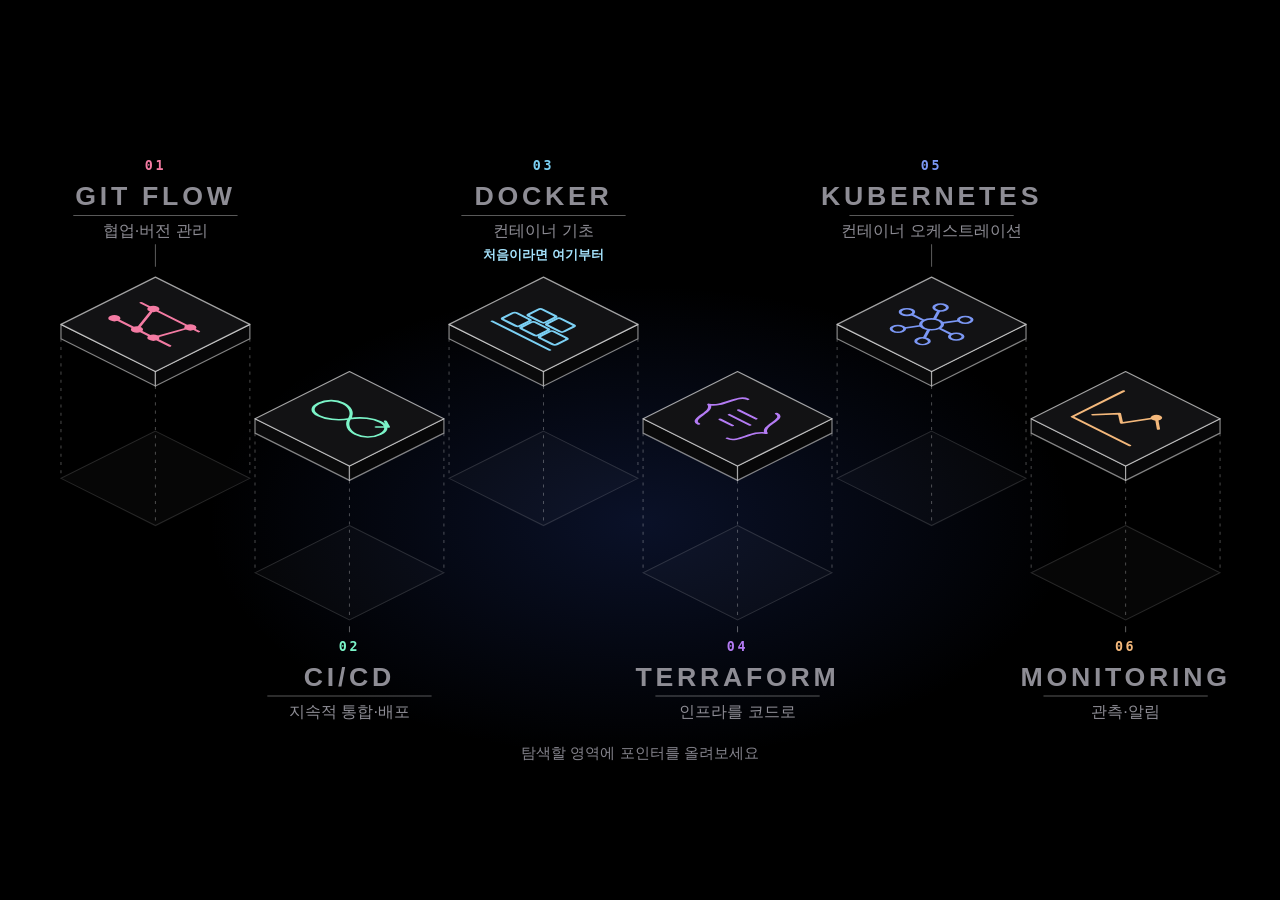
<file: index.html>
<!DOCTYPE html>
<html lang="ko">
<head>
  <meta charset="UTF-8">
  <meta name="viewport" content="width=device-width, initial-scale=1">
  <meta name="color-scheme" content="dark">
  <title>인프라 학습 지도</title>
  <style>
    /* 메인 화면(전체 지도) — 외부 글꼴·CDN 없이 이 파일 하나로 동작합니다. */
    :root {
      --h: 226;
      --lav: hsl(var(--h) 95% 85%);
      --text: #ecebf1; --muted: #84838c; --soft: #c9c7d3;
      --line: rgba(255, 255, 255, .1); --line-2: rgba(255, 255, 255, .18);
      --ease: cubic-bezier(0.22, 1, 0.36, 1);
      --mono: ui-monospace, SFMono-Regular, Menlo, Consolas, monospace;
      color-scheme: dark;
    }
    * { box-sizing: border-box; }
    html, body { margin: 0; }
    body {
      min-height: 100vh; background: #000; color: var(--text); overflow-x: hidden;
      font: 15px/1.6 -apple-system, BlinkMacSystemFont, "Apple SD Gothic Neo", "Malgun Gothic", "Noto Sans KR", "Segoe UI", Roboto, sans-serif;
      -webkit-font-smoothing: antialiased;
      word-break: keep-all; overflow-wrap: break-word;
    }
    [hidden] { display: none !important; }
    :focus-visible { outline: 2px solid #fff; outline-offset: 3px; }
    .glow { position: fixed; left: 50%; top: 58%; width: 90vw; height: 70vh; transform: translate(-50%, -50%); pointer-events: none; background: radial-gradient(closest-side, hsl(var(--h) 60% 45% / .22), transparent 75%); transition: background .6s var(--ease); animation: breathe 9s var(--ease) infinite alternate; }
    @keyframes breathe { from { opacity: .6; } to { opacity: 1; } }
    /* 넓은 화면: 지도 폭을 창 높이에 맞춰 키운다(지도 비율 1200:640 = 1.875, 위아래 여백·안내 줄 약 190px) */
    .wrap { position: relative; max-width: max(1280px, min(1760px, 94vw, calc((100vh - 190px) * 1.875))); margin: 0 auto; padding: 32px 24px 48px; }
    .sr-only { position: absolute; width: 1px; height: 1px; padding: 0; margin: -1px; overflow: hidden; clip: rect(0 0 0 0); white-space: nowrap; border: 0; }

    /* 입체 지도: 01 → 06 을 왼쪽에서 오른쪽으로(좁은 화면은 위에서 아래로) */
    .map { position: relative; margin-top: 48px; }
    .map:focus { outline: none; }
    .map svg { display: block; width: 100%; height: auto; overflow: visible; }
    .ft, .fa, .fb { stroke-width: 1.2; stroke-linejoin: round; transition: fill .3s, stroke .3s; }
    .ft { fill: #121214; stroke: rgba(255, 255, 255, .62); }
    .fa { fill: #0a0a0b; stroke: rgba(255, 255, 255, .5); }
    .fb { fill: #070708; stroke: rgba(255, 255, 255, .5); }
    .shadow { fill: rgba(255, 255, 255, .025); stroke: rgba(255, 255, 255, .14); stroke-width: 1; }
    .drop { stroke: rgba(255, 255, 255, .28); stroke-width: 1; stroke-dasharray: 3 5; }
    .sym { fill: none; stroke: hsl(var(--h) 85% 72%); stroke-width: 2.2; stroke-linecap: round; stroke-linejoin: round; transition: stroke .3s; }
    .sym .dotf { fill: hsl(var(--h) 85% 72%); stroke: none; }
    .tile { cursor: pointer; outline: none; }
    .tile .lift { transition: transform .45s var(--ease), filter .45s var(--ease); }
    .tile.is-on .lift { transform: translateY(-12px); filter: drop-shadow(0 0 16px hsl(var(--h) 90% 65% / .55)); }
    .tile.is-on .ft { fill: hsl(var(--h) 40% 15%); stroke: hsl(var(--h) 95% 88%); }
    .tile.is-on .sym { stroke: hsl(var(--h) 95% 86%); }
    .tile:focus-visible .ft { stroke: #fff; stroke-width: 2.4; }
    .map.has-on .tile:not(.is-on) { opacity: .4; }
    .tile { transition: opacity .35s; }
    .lbl-en { fill: #8e8d95; font: 800 26px/1 -apple-system, BlinkMacSystemFont, "Segoe UI", Roboto, sans-serif; letter-spacing: .14em; transition: fill .3s; }
    .lbl-ko { fill: #8e8d95; font-size: 16px; transition: fill .3s; }
    .lbl-no { fill: hsl(var(--h) 85% 72%); font: 700 13px var(--mono); letter-spacing: .2em; }
    .lbl-start { fill: hsl(var(--h) 95% 82%); font-size: 13px; font-weight: 600; }
    .lbl-line { stroke: rgba(255, 255, 255, .35); stroke-width: 1; fill: none; }
    .tile.is-on .lbl-en { fill: #fff; }
    .tile.is-on .lbl-ko { fill: var(--soft); }
    .hint { margin: 4px 0 0; min-height: 1.6em; text-align: center; color: var(--muted); font-size: 15px; }
    .hint b { color: var(--text); font-weight: 600; }

    body { animation: pageIn .5s var(--ease) both; }
    @keyframes pageIn { from { opacity: 0; } }
    html.is-leaving body { opacity: 0; transition: opacity .3s ease .05s; }
    html.is-leaving .map svg { transform: scale(1.08); transition: transform .35s var(--ease); }
    html.is-leaving .tile.is-on .lift { transform: translateY(-28px); }
    @media (max-width: 720px) {
      .wrap { padding: 24px 16px 40px; }
      .hint { font-size: 14px; }
    }
    .skip-link { position: absolute; left: 12px; top: -60px; z-index: 100; padding: 8px 14px; background: var(--lav); color: #000; border-radius: 999px; font-weight: 700; text-decoration: none; }
    .skip-link:focus { top: 12px; }
    @media (prefers-reduced-motion: reduce) {
      *, *::before, *::after { animation-duration: .01ms !important; animation-delay: 0s !important; animation-iteration-count: 1 !important; transition-duration: .01ms !important; transition-delay: 0s !important; }
      .glow { animation: none !important; }
    }
  </style>
</head>
<body>
  <a class="skip-link" href="#map">학습 가이드 지도로 건너뛰기</a>
  <div class="glow" aria-hidden="true"></div>
  <div class="wrap">
    <main>
      <h1 class="sr-only">코드 한 줄이 서비스가 되기까지</h1>
      <nav class="map" id="map" tabindex="-1" aria-label="학습 가이드 지도">
        <svg id="map-svg" focusable="false"></svg>
      </nav>
      <p class="hint" id="hint" aria-hidden="true"></p>
    </main>
  </div>
  <script>
  (function () {
    'use strict';
    var NS = 'http://www.w3.org/2000/svg';
    var G = [
      { id: 'gitflow', en: 'GIT FLOW', eb: '협업·버전 관리', ti: 'Git Flow 한눈에 보기', href: 'git_flow_commit_guideline/index.html', h: 340 },
      { id: 'cicd', en: 'CI/CD', eb: '지속적 통합·배포', ti: 'CI/CD 한눈에 보기', href: 'ci_cd_guideline/index.html', h: 158 },
      { id: 'docker', en: 'DOCKER', eb: '컨테이너 기초', ti: 'Docker 한눈에 보기', href: 'docker_guideline/index.html', h: 198, start: true },
      { id: 'terraform', en: 'TERRAFORM', eb: '인프라를 코드로', ti: 'Terraform 한눈에 보기', href: 'terraform_guideline/index.html', h: 268 },
      { id: 'k8s', en: 'KUBERNETES', eb: '컨테이너 오케스트레이션', ti: 'Kubernetes 한눈에 보기', href: 'k8s_guideline/index.html', h: 226 },
      { id: 'monitoring', en: 'MONITORING', eb: '관측·알림', ti: 'Monitoring 한눈에 보기', href: 'monitoring_guideline/index.html', h: 30 }
    ];
    var HINT0 = '탐색할 영역에 포인터를 올려보세요';

    // 판 윗면에 그리는 기호(윗면 좌표 ±44 안). 각 기술의 상표 대신 하는 일을 단순한 선으로 표시한다.
    var SYM = [
      // Git Flow: 두 갈래 브랜치와 커밋 점, 갈라지고 합쳐지는 선
      function (g) {
        p(g, 'M-28,-14 H28 M-28,14 H28 M-16,-14 L-4,14 M12,14 L20,-14');
        [[-16, -14], [20, -14], [-4, 14], [12, 14], [-26, 14]].forEach(function (c) { s('circle', { cx: c[0], cy: c[1], r: 4.2, 'class': 'dotf' }, g); });
      },
      // CI/CD: 계속 도는 고리(통합 → 배포 → 다시 통합)
      function (g) {
        p(g, 'M0,0 C-8,-16 -30,-16 -30,0 C-30,16 -8,16 0,0 C8,-16 30,-16 30,0 C30,16 8,16 0,0 Z');
        p(g, 'M20,-15 L27,-11 L21,-5');
      },
      // Docker: 차곡차곡 쌓인 컨테이너
      function (g) {
        [[-26, 2], [-8, 2], [10, 2], [-17, -14], [1, -14]].forEach(function (c) { s('rect', { x: c[0], y: c[1], width: 16, height: 13, rx: 2 }, g); });
        p(g, 'M-28,22 H28');
      },
      // Terraform: 중괄호 안의 코드 줄(구성 파일)
      function (g) {
        p(g, 'M-14,-24 C-24,-24 -18,-4 -28,0 C-18,4 -24,24 -14,24 M14,-24 C24,-24 18,-4 28,0 C18,4 24,24 14,24 M-8,-9 H9 M-8,0 H12 M-8,9 H4');
      },
      // Kubernetes: 가운데 제어부와 둘레의 노드들
      function (g) {
        var r = 24, i, a;
        for (i = 0; i < 6; i++) {
          a = Math.PI / 3 * i;
          p(g, 'M' + (Math.cos(a) * 8).toFixed(1) + ',' + (Math.sin(a) * 8).toFixed(1) + ' L' + (Math.cos(a) * (r - 5)).toFixed(1) + ',' + (Math.sin(a) * (r - 5)).toFixed(1));
          s('circle', { cx: (Math.cos(a) * r).toFixed(1), cy: (Math.sin(a) * r).toFixed(1), r: 4.6 }, g);
        }
        s('circle', { cx: 0, cy: 0, r: 7.5 }, g);
      },
      // Monitoring: 축과 시간에 따라 오르내리는 선
      function (g) {
        p(g, 'M-28,-26 V24 H28 M-20,12 L-8,-2 L2,6 L14,-16 L26,-6');
        s('circle', { cx: 14, cy: -16, r: 4, 'class': 'dotf' }, g);
      }
    ];

    function s(tag, a, par) { var n = document.createElementNS(NS, tag); for (var k in a) n.setAttribute(k, a[k]); if (par) par.appendChild(n); return n; }
    function p(g, d) { return s('path', { d: d }, g); }
    function iso(sx, sy, x, y, z) { return [sx + x - y, sy + (x + y) / 2 - (z || 0)]; }
    function pts(l) { return l.map(function (q) { return q[0].toFixed(1) + ',' + q[1].toFixed(1); }).join(' '); }
    // 판 하나: 아래 두 옆면 + 윗면, 윗면 가운데 좌표를 돌려준다
    function slab(par, cx, cy, a, th) {
      var A = iso(cx, cy, -a, -a), B = iso(cx, cy, a, -a), C = iso(cx, cy, a, a), D = iso(cx, cy, -a, a);
      s('polygon', { 'class': 'fa', points: pts([D, C, [C[0], C[1] + th], [D[0], D[1] + th]]) }, par);
      s('polygon', { 'class': 'fb', points: pts([C, B, [B[0], B[1] + th], [C[0], C[1] + th]]) }, par);
      s('polygon', { 'class': 'ft', points: pts([A, B, C, D]) }, par);
    }
    function diamond(cx, cy, a) { return pts([iso(cx, cy, -a, -a), iso(cx, cy, a, -a), iso(cx, cy, a, a), iso(cx, cy, -a, a)]); }
    function text(par, cls, x, y, anchor, str) { var t = s('text', { 'class': cls, x: x, y: y, 'text-anchor': anchor }, par); t.textContent = str; return t; }

    var RM = window.matchMedia ? window.matchMedia('(prefers-reduced-motion: reduce)') : null, reduce = !!(RM && RM.matches);
    if (RM) { var onRM = function () { reduce = RM.matches; }; if (RM.addEventListener) RM.addEventListener('change', onRM); else if (RM.addListener) RM.addListener(onRM); }
    var NARROW = window.matchMedia ? window.matchMedia('(max-width: 720px)') : null;

    var svgEl = document.getElementById('map-svg'), map = document.getElementById('map'), hint = document.getElementById('hint');
    var tiles = [], cur = -1;

    // 넓은 화면: 01 → 06 을 왼쪽에서 오른쪽으로, 높낮이를 번갈아 띄운다(이름표는 높은 판은 위, 낮은 판은 아래)
    // 좁은 화면: 같은 순서를 위에서 아래로, 좌우를 번갈아 놓고 이름표는 반대쪽에 둔다
    function layout() {
      var narrow = !!(NARROW && NARROW.matches), L = [];
      G.forEach(function (g, i) {
        if (narrow) L.push({ cx: i % 2 ? 252 : 148, cy: 118 + i * 168, a: 40, th: 12, side: i % 2 ? 'left' : 'right' });
        else L.push({ cx: 128 + i * 189, cy: i % 2 ? 330 : 238, a: 46, th: 14, gy: (i % 2 ? 330 : 238) + 150, side: i % 2 ? 'below' : 'above' });
      });
      return { narrow: narrow, w: narrow ? 400 : 1200, h: narrow ? 1100 : 640, L: L };
    }

    function render() {
      var Y = layout(), ref = document.activeElement, refI = ref && ref.getAttribute ? ref.getAttribute('data-i') : null;
      svgEl.textContent = '';
      svgEl.setAttribute('viewBox', '0 0 ' + Y.w + ' ' + Y.h);
      tiles = [];
      Y.L.forEach(function (o, i) {
        var g = G[i];
        var t = s('a', { 'class': 'tile', href: g.href, style: '--h:' + g.h, 'data-i': i, 'aria-label': '0' + (i + 1) + '. ' + g.ti + ' — ' + g.eb + (g.start ? ' (처음이라면 여기부터)' : '') }, svgEl);
        var a = o.a, half = a, top = o.cy - half;
        // 바닥 그림자와 판 모서리에서 내려오는 점선(넓은 화면)
        if (!Y.narrow) {
          s('polygon', { 'class': 'shadow', points: diamond(o.cx, o.gy, a) }, t);
          [[-a * 2, 0], [0, a], [a * 2, 0]].forEach(function (c) {
            s('line', { 'class': 'drop', x1: o.cx + c[0], y1: o.cy + c[1] + (c[1] ? o.th : o.th), x2: o.cx + c[0], y2: o.gy + c[1] }, t);
          });
        }
        var lift = s('g', { 'class': 'lift' }, t);
        slab(lift, o.cx, o.cy, a, o.th);
        var sym = s('g', { 'class': 'sym', transform: 'matrix(1 .5 -1 .5 ' + o.cx + ' ' + o.cy + ') scale(' + (a / 46).toFixed(3) + ')' }, lift);
        SYM[i](sym);
        // 이름표: 번호 · 영문 · 밑줄 · 한글 설명
        var lb = s('g', { 'aria-hidden': 'true' }, t), x, y, an, w = 0;
        if (Y.narrow) {
          an = o.side === 'right' ? 'start' : 'end';
          x = o.side === 'right' ? o.cx + a * 2 + 22 : o.cx - a * 2 - 22;
          y = o.cy - 18;
          text(lb, 'lbl-no', x, y - 26, an, '0' + (i + 1));
          var en = text(lb, 'lbl-en', x, y, an, g.en); en.style.fontSize = '16px';
          var ko = text(lb, 'lbl-ko', x, y + 46, an, g.eb); ko.style.fontSize = '14px';
          if (g.start) text(lb, 'lbl-start', x, y + 68, an, '처음이라면 여기부터');
          var ux = o.side === 'right' ? x - 14 : x + 14;
          s('path', { 'class': 'lbl-line', d: 'M' + ux + ',' + (y + 14) + ' H' + (o.side === 'right' ? x + 120 : x - 120) + ' M' + ux + ',' + (y + 14) + ' L' + (o.side === 'right' ? o.cx + a : o.cx - a) + ',' + (o.cy + a / 2) }, lb);
        } else if (o.side === 'above') {
          x = o.cx; y = top - 70;
          text(lb, 'lbl-no', x, y - 34, 'middle', '0' + (i + 1));
          text(lb, 'lbl-en', x, y, 'middle', g.en);
          text(lb, 'lbl-ko', x, y + 30, 'middle', g.eb);
          if (g.start) text(lb, 'lbl-start', x, y + 52, 'middle', '처음이라면 여기부터');
          s('path', { 'class': 'lbl-line', d: 'M' + (x - 80) + ',' + (y + 10) + ' H' + (x + 80) + ' M' + x + ',' + (y + (g.start ? 60 : 38)) + ' V' + (top - 10) }, lb);
        } else {
          x = o.cx; y = o.gy + a + 64;
          text(lb, 'lbl-no', x, y - 34, 'middle', '0' + (i + 1));
          text(lb, 'lbl-en', x, y, 'middle', g.en);
          text(lb, 'lbl-ko', x, y + 30, 'middle', g.eb);
          if (g.start) text(lb, 'lbl-start', x, y + 52, 'middle', '처음이라면 여기부터');
          s('path', { 'class': 'lbl-line', d: 'M' + (x - 80) + ',' + (y + 10) + ' H' + (x + 80) + ' M' + x + ',' + (o.gy + a + 6) + ' V' + (y - 52) }, lb);
        }
        t.addEventListener('click', function (e) {
          if (e.button !== 0 || e.metaKey || e.ctrlKey || e.shiftKey || e.altKey) return;
          e.preventDefault(); go(i);
        });
        t.addEventListener('mouseenter', function () { on(i); });
        t.addEventListener('mouseleave', function () { on(-1); });
        t.addEventListener('focus', function () { on(i); });
        t.addEventListener('blur', function () { on(-1); });
        tiles.push(t);
      });
      if (refI !== null && tiles[+refI]) tiles[+refI].focus();
      on(cur);
    }

    function go(i) {
      if (reduce) { location.href = G[i].href; return; }
      on(i);
      document.documentElement.classList.add('is-leaving');
      setTimeout(function () { location.href = G[i].href; }, 340);
    }
    function on(i) {
      cur = i;
      tiles.forEach(function (t, k) { t.classList.toggle('is-on', k === i); });
      map.classList.toggle('has-on', i >= 0);
      if (i >= 0) {
        document.documentElement.style.setProperty('--h', G[i].h);
        hint.innerHTML = '';
        var b = document.createElement('b'); b.textContent = '0' + (i + 1) + ' ' + G[i].ti;
        hint.appendChild(b); hint.appendChild(document.createTextNode(' — 누르면 열립니다'));
      } else hint.textContent = HINT0;
    }
    window.addEventListener('pageshow', function () { document.documentElement.classList.remove('is-leaving'); on(-1); });
    if (NARROW) { if (NARROW.addEventListener) NARROW.addEventListener('change', render); else if (NARROW.addListener) NARROW.addListener(render); }
    render();
  })();
  </script>
</body>
</html>
</file>
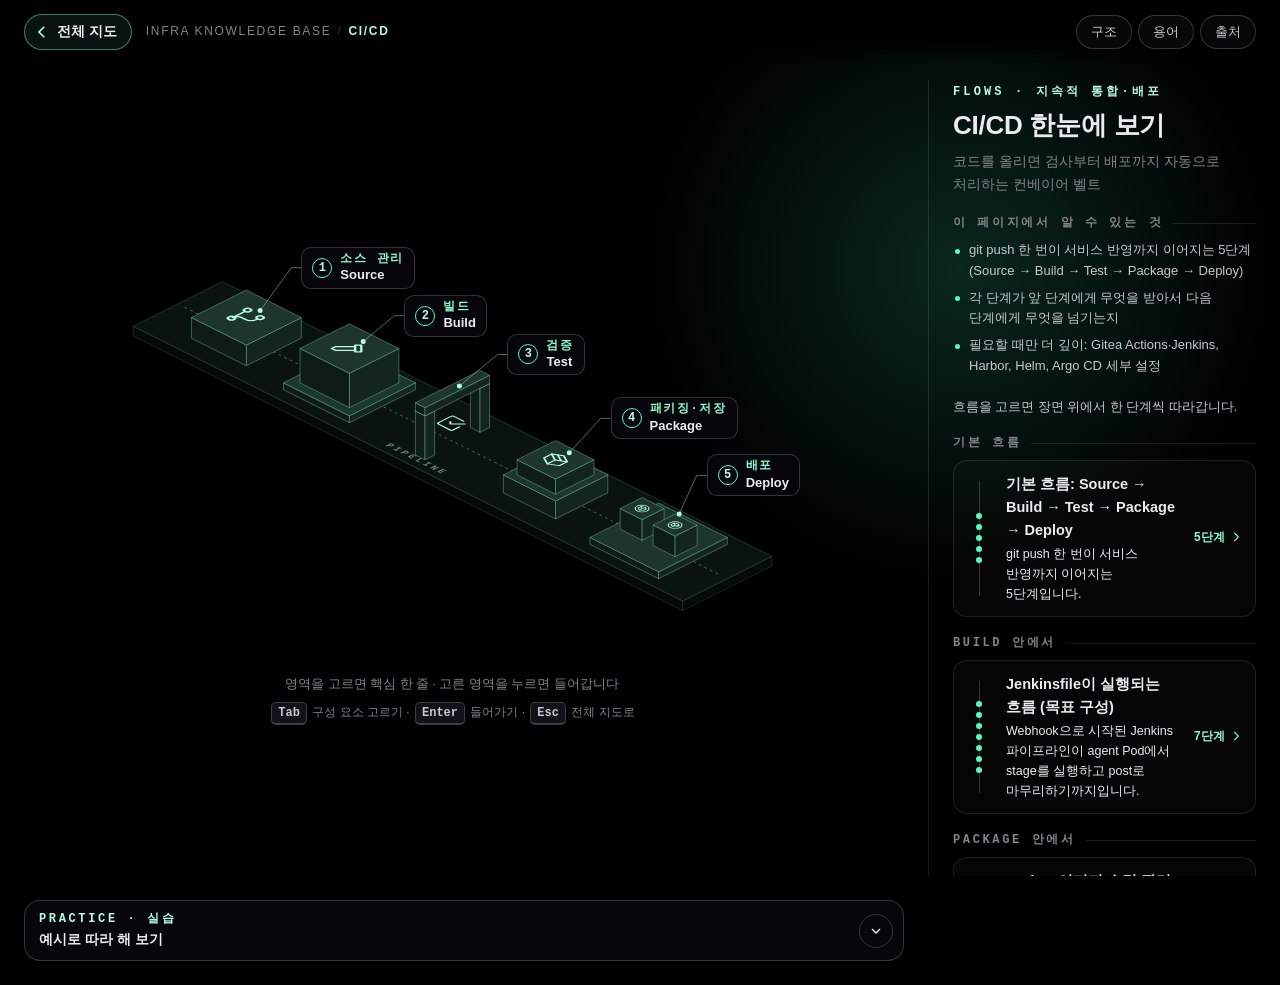
<file: ci_cd_guideline/index.html>
<!DOCTYPE html>
<html lang="ko">
<head>
  <meta charset="UTF-8">
  <meta name="viewport" content="width=device-width, initial-scale=1">
  <meta name="color-scheme" content="dark">
  <title>인프라 학습 가이드</title>
  <link rel="stylesheet" href="style.css">
</head>
<body>
  <a class="skip-link" href="#stage">장면으로 건너뛰기</a>
  <a class="skip-link" href="#tours">흐름 패널로 건너뛰기</a>
  <div class="glow" aria-hidden="true"></div>

  <header class="sub-top">
    <a class="back" id="back" href="../index.html"><svg viewBox="0 0 24 24" aria-hidden="true"><path d="M15 5l-7 7 7 7"/></svg><span id="back-text">전체 지도</span></a>
    <nav class="crumb" id="crumb" aria-label="현재 위치"></nav>
    <div class="top-pills" role="toolbar" aria-label="보조 메뉴">
      <button type="button" class="pill" id="open-outline" aria-haspopup="dialog">구조</button>
      <button type="button" class="pill" id="open-terms" aria-haspopup="dialog">용어</button>
      <button type="button" class="pill" id="open-sources" aria-haspopup="dialog">출처</button>
    </div>
  </header>
  <h1 class="sr-only" id="page-title">인프라 학습 가이드</h1>

  <div class="layout">
    <main class="hw-stage" id="stage" tabindex="-1" aria-label="구조 장면">
      <button type="button" class="nav-btn stage-up" id="stage-up" hidden aria-keyshortcuts="Escape Backspace"><svg viewBox="0 0 24 24" aria-hidden="true"><path d="M15 5l-7 7 7 7"/></svg><span class="su-t">나가기</span><b id="stage-up-to"></b><kbd aria-hidden="true">Esc</kbd></button>
      <div class="board-wrap" id="board-wrap">
        <svg class="board" id="board" aria-hidden="true" focusable="false"></svg>
        <div class="labels" id="labels" role="group" aria-label="장면의 구성 요소"></div>
      </div>
      <div class="view-cap" id="view-cap" hidden></div>
      <ol class="legend" id="legend" aria-label="장면의 구성 요소 목록" hidden></ol>
      <p class="hint" id="hint" aria-live="polite"></p>
      <div id="keys"></div>
    </main>

    <aside class="tours" id="tours" aria-label="흐름" tabindex="-1">
      <div class="tours__list" id="tours-list"></div>
      <div class="tours__view" id="tours-view" aria-live="polite"></div>
      <div class="tour-tip" id="tour-tip" role="status">
        <b>흐름을 골라 보세요</b>
        <span>흐름을 누르면 장면 위에서 데이터가 어디서 어디로 가는지 한 단계씩 따라갑니다.</span>
        <button type="button" id="tour-tip-ok">알겠어요</button>
      </div>
    </aside>
  </div>

  <aside class="practice" id="practice" aria-labelledby="practice-title" hidden>
    <div class="pr-head" id="pr-head">
      <span class="pr-grip" aria-hidden="true">⋮⋮</span>
      <div class="pr-titles">
        <p class="pr-eyebrow">PRACTICE · 실습</p>
        <h2 class="pr-title" id="practice-title">예시로 따라 해 보기</h2>
      </div>
      <button type="button" class="pr-fold" id="pr-fold" aria-expanded="true" aria-controls="pr-body" title="접기/펼치기"><svg viewBox="0 0 24 24" aria-hidden="true"><path d="M6 15l6-6 6 6"/></svg></button>
    </div>
    <div class="pr-body" id="pr-body"></div>
  </aside>

  <details class="notice" id="data-notice" hidden>
    <summary id="notice-summary">데이터 경고</summary>
    <ul id="notice-list"></ul>
  </details>

  <div class="modal-back" id="modal-back" hidden></div>
  <section class="modal" id="modal" role="dialog" aria-modal="true" aria-labelledby="md-title" hidden>
    <div class="md-art">
      <svg class="md-svg" id="md-svg" aria-hidden="true" focusable="false"></svg>
      <button type="button" class="md-arrow md-prev" id="md-prev" aria-label="이전 장"><svg viewBox="0 0 24 24" aria-hidden="true"><path d="M15 5l-7 7 7 7"/></svg></button>
      <button type="button" class="md-arrow md-next" id="md-next" aria-label="다음 장"><svg viewBox="0 0 24 24" aria-hidden="true"><path d="M9 5l7 7-7 7"/></svg></button>
    </div>
    <div class="md-info">
      <button type="button" class="md-close" id="md-close" aria-label="닫기"><svg viewBox="0 0 24 24" aria-hidden="true"><path d="M6 6l12 12M18 6L6 18"/></svg></button>
      <p class="md-eyebrow" id="md-eyebrow"></p>
      <h2 class="md-title" id="md-title">설명</h2>
      <div class="md-chips" id="md-chips"></div>
      <div class="md-slides" id="md-slides" aria-live="polite"></div>
      <div class="md-foot">
        <div class="md-dots" id="md-dots" role="group" aria-label="설명 넘기기"></div>
        <div class="md-hint" id="md-hint"></div>
        <div class="md-actions" id="md-actions"></div>
      </div>
    </div>
  </section>

  <div class="drawer-backdrop" id="drawer-backdrop" hidden></div>
  <aside class="drawer" id="drawer" role="dialog" aria-modal="true" aria-labelledby="drawer-title" hidden>
    <div class="drawer-head">
      <h2 class="drawer-title" id="drawer-title">보조 메뉴</h2>
      <button type="button" class="pill" id="drawer-close">닫기</button>
    </div>
    <section class="pane" data-pane="outline" hidden>
      <p class="pane-note">항목을 누르면 장면에서 해당 위치로 이동합니다.</p>
      <div class="pane-tools">
        <button type="button" class="pill" id="expand-all">전체 펼치기</button>
        <button type="button" class="pill" id="collapse-all">전체 접기</button>
      </div>
      <ul class="outline" id="outline"></ul>
      <h3 class="pane-h">다른 가이드</h3>
      <nav class="guide-nav" id="guide-nav" aria-label="다른 학습 페이지"></nav>
    </section>
    <section class="pane" data-pane="terms" hidden>
      <p class="pane-note">형식 — <strong>용어</strong>: 요약 / <strong>vs 비교대상</strong>: 차이 1줄</p>
      <input type="search" class="term-search" id="term-search" placeholder="용어 검색" aria-label="용어 검색">
      <dl class="term-list" id="term-list"></dl>
      <button type="button" class="pill term-more" id="term-more" aria-controls="term-list-more" aria-expanded="false" hidden>더 보기</button>
      <dl class="term-list" id="term-list-more" hidden></dl>
      <p class="pane-note" id="term-empty" hidden>검색 결과가 없습니다.</p>
    </section>
    <section class="pane" data-pane="sources" hidden>
      <ol class="source-list" id="source-list"></ol>
      <p class="pane-note checked-note" id="checked-note"></p>
      <div id="internal-refs"></div>
    </section>
  </aside>

  <div class="tip" id="tip" role="tooltip" hidden></div>

  <script src="data.js"></script>
  <script src="logos.js"></script>
  <script src="scene.js"></script>
  <script src="script.js"></script>
</body>
</html>
</file>
<file: ci_cd_guideline/style.css>
/* ==========================================================================
   공통 스타일 — 5개 학습 페이지가 같은 파일을 사용합니다.
   검은 바탕 + 가이드마다 다른 색상(--h). 외부 글꼴·CDN 없이 시스템 글꼴만 씁니다.
   ========================================================================== */
:root {
  --h: 250;
  --sat: 95%;
  --lav: hsl(var(--h) var(--sat) 85%);
  --lav-2: hsl(var(--h) var(--sat) 76%);
  --lav-3: hsl(var(--h) var(--sat) 66%);
  --lav-hi: hsl(var(--h) var(--sat) 95%);
  --lav-a: hsl(var(--h) 90% 80% / .14);
  --lav-b: hsl(var(--h) 90% 80% / .28);
  --bg: #000;
  --panel: #0b0b0f;
  --panel-2: #121219;
  --line: rgba(255, 255, 255, .1);
  --line-2: rgba(255, 255, 255, .18);
  --text: #ecebf1;
  --muted: #84838c;
  --soft: #c9c7d3;
  --warn: #ffcf7a;
  --ease: cubic-bezier(0.22, 1, 0.36, 1);
  --mono: ui-monospace, SFMono-Regular, Menlo, Consolas, "Liberation Mono", monospace;
  --sans: -apple-system, BlinkMacSystemFont, "Apple SD Gothic Neo", "Malgun Gothic", "Noto Sans KR", "Segoe UI", Roboto, sans-serif;
  /* 입체 면 */
  --f-top: hsl(var(--h) 30% 16%);
  --f-left: hsl(var(--h) 30% 8%);
  --f-right: hsl(var(--h) 30% 11%);
  --edge: hsl(var(--h) 60% 70% / .55);
  color-scheme: dark;
  --gut: 24px; /* 화면 가장자리 여백: 헤더·흐름 패널·실습 창이 모두 이 선에 맞춘다 */
}
:root { --tw: 328px; }
@media (max-width: 899px) { :root { --gut: 16px; } }

* { box-sizing: border-box; }
html, body { margin: 0; }
body {
  min-height: 100vh;
  background: var(--bg);
  color: var(--text);
  font-family: var(--sans);
  font-size: 15px;
  line-height: 1.6;
  -webkit-font-smoothing: antialiased;
  overflow-x: hidden;
  word-break: keep-all; overflow-wrap: break-word; /* 한국어는 어절 단위로 줄바꿈 */
}
body.modal-open, body.drawer-open { overflow: hidden; }
a { color: var(--lav); }
button { font: inherit; color: inherit; }
[hidden] { display: none !important; }
:focus-visible { outline: 2px solid var(--lav-hi); outline-offset: 2px; }
.sr-only { position: absolute; width: 1px; height: 1px; overflow: hidden; clip: rect(0 0 0 0); white-space: nowrap; }
.skip-link { position: absolute; left: 12px; top: -60px; z-index: 100; padding: 8px 14px; background: var(--lav); color: #000; border-radius: 999px; font-weight: 700; text-decoration: none; }
.skip-link:focus { top: 12px; }

/* 숨쉬는 배경 빛 */
.glow {
  position: fixed; inset: -20% -10% auto auto; width: 70vw; height: 70vw; z-index: 0; pointer-events: none;
  background: radial-gradient(closest-side, hsl(var(--h) 90% 60% / .16), transparent 70%);
  animation: breathe 9s var(--ease) infinite alternate;
}
@keyframes breathe { from { opacity: .55; transform: scale(.94); } to { opacity: 1; transform: scale(1.04); } }

/* ---------------- 위쪽 ---------------- */
.sub-top {
  position: sticky; top: 0; z-index: 30;
  display: flex; align-items: center; gap: 14px; flex-wrap: wrap;
  padding: 14px var(--gut); min-height: 64px;
  background: linear-gradient(#000 60%, rgba(0, 0, 0, 0));
}
.back { display: inline-flex; align-items: center; gap: 6px; min-height: 36px; color: var(--text); text-decoration: none; font-size: 13.5px; font-weight: 600; padding: 6px 14px 6px 8px; border: 1px solid hsl(var(--h) 95% 75% / .45); border-radius: 999px; background: hsl(var(--h) 90% 70% / .08); transition: background .2s, border-color .2s, transform .2s var(--ease); }
.back svg { width: 18px; height: 18px; fill: none; stroke: var(--lav); stroke-width: 2.2; transition: transform .2s var(--ease); }
.back:hover { border-color: var(--lav); background: hsl(var(--h) 90% 70% / .16); }
.back:hover svg { transform: translateX(-3px); }

/* 장면 위에 떠 있는 '상위로' 버튼(안으로 들어갔을 때만) */
.stage-up { position: absolute; left: 16px; top: 8px; z-index: 6; backdrop-filter: blur(6px); box-shadow: 0 8px 24px rgba(0, 0, 0, .5); animation: upIn .5s var(--ease) both; }
/* 들어가기·나가기 버튼: 같은 모양(알약형, 보라 테두리), 화살표 방향만 다르다 */
.nav-btn { display: inline-flex; align-items: center; gap: 8px; min-height: 40px; padding: 6px 16px 6px 12px; border: 1px solid hsl(var(--h) 95% 75% / .6); border-radius: 999px; background: hsl(var(--h) 45% 16% / .92); color: var(--text); font: inherit; font-size: 13.5px; font-weight: 600; cursor: pointer; transition: border-color .2s, background .2s; }
.nav-btn svg { width: 16px; height: 16px; flex: none; fill: none; stroke: var(--lav); stroke-width: 2.2; transition: transform .2s var(--ease); }
.nav-btn:hover { border-color: var(--lav); background: hsl(var(--h) 50% 22% / .95); }
.stage-up:hover svg { transform: translateX(-3px); }
.md-go, .md-chapter { padding: 6px 12px 6px 16px; }
.md-go:hover svg, .md-chapter:hover svg { transform: translateX(3px); }
.stage-up b { color: var(--lav); font-weight: 700; max-width: 220px; overflow: hidden; text-overflow: ellipsis; white-space: nowrap; }
.stage-up kbd { margin-left: 2px; padding: 1px 6px; border: 1px solid hsl(var(--h) 95% 75% / .5); border-radius: 6px; color: var(--text); font: 600 12px var(--mono); }
@keyframes upIn { from { opacity: 0; transform: translateX(-16px); } }
@keyframes upGlow { 0% { box-shadow: 0 0 0 0 hsl(var(--h) 90% 70% / .5), 0 8px 24px rgba(0, 0, 0, .5); } 100% { box-shadow: 0 0 0 12px hsl(var(--h) 90% 70% / 0), 0 8px 24px rgba(0, 0, 0, .5); } }

/* 페이지 들어오기·나가기 */
body { animation: pageIn .5s var(--ease) both; }
@keyframes pageIn { from { opacity: 0; } }
html.is-leaving body { opacity: 0; transition: opacity .25s ease; }
html.is-leaving .board-wrap { transform: scale(.94); filter: blur(3px); transition: transform .25s ease, filter .25s ease; }
.crumb { display: flex; align-items: center; flex-wrap: wrap; gap: 6px; flex: 1; min-width: 0; font-size: 12px; letter-spacing: .14em; color: var(--muted); }
.crumb i { font-style: normal; opacity: .4; }
.crumb b { color: var(--lav); font-weight: 700; }
.cr-link { background: none; border: 0; padding: 2px 0; color: var(--muted); text-decoration: none; cursor: pointer; letter-spacing: inherit; font-size: inherit; }
.cr-link:hover { color: var(--text); }
.top-pills { display: flex; gap: 6px; flex-wrap: wrap; }
.pill {
  display: inline-flex; align-items: center; gap: 6px; min-height: 34px; padding: 6px 14px;
  border: 1px solid var(--line-2); border-radius: 999px; background: rgba(255, 255, 255, .03);
  color: var(--soft); font-size: 13px; cursor: pointer; text-decoration: none;
  transition: border-color .2s, background .2s, color .2s;
}
.pill:hover { border-color: var(--lav-3); color: var(--text); }
.pill:disabled { opacity: .35; cursor: default; }
.pill.is-primary { background: var(--lav); color: #000; border-color: var(--lav); font-weight: 700; }

/* ---------------- 레이아웃 ---------------- */
.layout { position: relative; z-index: 1; display: block; }
.hw-stage {
  position: relative; display: flex; flex-direction: column; align-items: center;
  padding: 8px 16px 24px; outline: none;
}
.board-wrap { position: relative; flex: none; margin: 0 auto; will-change: transform, opacity; }
.hw-stage.is-diving .board-wrap { pointer-events: none; }
.hw-stage:not(.is-root) { padding-top: 62px; }
.part.is-came > .bx .ft, .part.is-came .ft { animation: cameGlow 1.4s ease-out; }
@keyframes cameGlow { 0%, 40% { fill: var(--lav-3); } 100% { } }
.board { position: absolute; inset: 0; width: 100%; height: 100%; overflow: visible; }
.labels { position: absolute; inset: 0; pointer-events: none; }
.leaders { position: absolute; left: 0; top: 0; overflow: visible; pointer-events: none; }

@media (min-width: 900px) {
  .layout { height: calc(100vh - 64px); padding-right: calc(var(--tw) + var(--gut) * 2); }
  /* 화면이 낮아 장면·목록이 칸보다 길면 페이지 대신 장면 칸 안에서 스크롤한다.
     그래야 아래 줄에 고정된 실습 창이 내용을 덮지 않는다 */
  .hw-stage { height: 100%; justify-content: center; justify-content: safe center; overflow-y: auto; overflow-x: hidden; scrollbar-width: thin; }
  /* 실습 창은 장면을 가리지 않게 제 자리를 따로 갖는다.
     넓은 화면: 펼치면 왼쪽 칸 / 좁은 데스크톱: 펼치면 아래 칸 / 접으면 어느 쪽이든 아래 줄 */
  html.pr-on .practice { left: var(--gut); bottom: var(--gut); }
  html.pr-on.pr-folded .practice { width: min(420px, calc(100vw - var(--gut) * 2)); }
  html.pr-on.pr-folded .layout { padding-bottom: calc(62px + var(--gut) * 2); }  /* 접힌 실습 창 높이 + 위아래 여백 */
  html.pr-on:not(.pr-folded) .practice { display: flex; flex-direction: column; }
  html.pr-on:not(.pr-folded) .pr-body { flex: 1; min-height: 0; max-height: none; }
}
@media (min-width: 1400px) {
  :root { --prw: clamp(300px, 22vw, 440px); --tw: clamp(328px, 20vw, 440px); }
  html.pr-on:not(.pr-folded) .practice { top: 80px; width: var(--prw); }
  html.pr-on:not(.pr-folded) .layout { padding-left: calc(var(--prw) + var(--gut) * 2); }
}
@media (min-width: 900px) and (max-width: 1399px) {
  /* 세 칸을 나란히 두기엔 좁다: 실습 창은 장면 아래 문서 흐름에 둔다(스크롤해서 본다) */
  html.pr-on .practice, html.pr-on.pr-folded .practice { position: relative; left: auto; bottom: auto; top: auto; width: auto; height: auto; margin: 0 calc(var(--tw) + var(--gut) * 2) var(--gut) var(--gut); }
  html.pr-on.pr-folded .layout { padding-bottom: 0; }
}
@media (min-width: 900px) and (max-width: 1100px) {
  html.pr-on .practice, html.pr-on.pr-folded .practice { margin-right: calc(272px + var(--gut) * 2); }
}

/* ---------------- 장면(SVG) ---------------- */
.bx .ft { fill: var(--f-top); stroke: var(--edge); stroke-width: 1; stroke-linejoin: round; }
.bx .fa { fill: var(--f-left); stroke: var(--edge); stroke-width: 1; stroke-linejoin: round; }
.bx .fb { fill: var(--f-right); stroke: var(--edge); stroke-width: 1; stroke-linejoin: round; }
.slab-bx .ft, .deco .ft { fill: hsl(var(--h) 25% 7%); stroke: hsl(var(--h) 60% 70% / .3); }
.slab-bx .fa, .slab-bx .fb, .deco .fa, .deco .fb { fill: hsl(var(--h) 25% 4%); stroke: hsl(var(--h) 60% 70% / .25); }
.slab-deco .ft { fill: hsl(var(--h) 25% 6%); stroke: hsl(var(--h) 60% 70% / .25); }
.slab-deco .fa, .slab-deco .fb { fill: hsl(var(--h) 25% 3%); stroke: hsl(var(--h) 60% 70% / .2); }
.dash .ft, .dash .fa, .dash .fb { stroke-dasharray: 4 4; }
.ghost .ft, .ghost .fa, .ghost .fb { fill: rgba(255, 255, 255, .02); stroke-dasharray: 3 4; }
.hot .ft { fill: hsl(var(--h) 45% 24%); }
.ico { fill: none; stroke: var(--lav); stroke-width: 1.6; stroke-linecap: round; stroke-linejoin: round; }
.ico .logo, .ico image { opacity: .95; }
.top-tx, .sc-tx { fill: var(--lav-2); font-family: var(--mono); letter-spacing: .08em; }
.slab-tx { fill: hsl(var(--h) 60% 80% / .55); font-weight: 700; letter-spacing: .3em; }
.sc-tx.dim { fill: var(--muted); }
.sc-tx.code { fill: var(--soft); letter-spacing: 0; }
.link { fill: none; stroke: hsl(var(--h) 60% 75% / .45); stroke-width: 1.3; stroke-dasharray: 4 5; }
.link.solid { stroke-dasharray: none; }
.link.flowing { animation: dashMove 1.4s linear infinite; }
@keyframes dashMove { to { stroke-dashoffset: -18; } }
.line-lane { fill: none; stroke: var(--lav-3); stroke-width: 3; stroke-linecap: round; }
.lane-tx { fill: var(--muted); font-family: var(--mono); letter-spacing: .06em; }
.tag-flag { fill: var(--lav); }
.dot-c { fill: var(--lav); stroke: #000; stroke-width: 1.5; }

.part { cursor: pointer; transition: opacity .3s var(--ease), filter .3s var(--ease); }
.part .bx, .part .top-ico { transition: transform .3s var(--ease); }
.part.is-hover .ft, .part:hover .ft { fill: hsl(var(--h) 45% 24%); stroke: var(--lav-hi); }
.part.is-hover .fa, .part.is-hover .fb, .part:hover .fa, .part:hover .fb { stroke: var(--lav-hi); }
.part.is-hover, .part:hover { filter: drop-shadow(0 0 10px hsl(var(--h) 90% 70% / .45)); }
.part.slab { cursor: default; }
.part.slab:hover { filter: none; }
.part.slab:hover .ft { fill: hsl(var(--h) 25% 7%); stroke: hsl(var(--h) 60% 70% / .3); }
.part.nb { opacity: .55; }
.part.nb:hover, .part.nb.is-hover { opacity: 1; }

/* 흐름 진행 중: 해당 부분만 밝게 */
.board.touring .part, .board.touring .deco-dim { opacity: .22; }
.board.touring .part.is-on, .board.touring .part:has(.is-on) { opacity: 1; }
.board.touring .sub { opacity: .45; transition: opacity .3s; }
.board.touring .sub.is-on { opacity: 1; }
.board.touring .is-on .ft { fill: hsl(var(--h) 55% 28%); stroke: var(--lav-hi); stroke-width: 1.6; }
.board.touring .is-on .fa, .board.touring .is-on .fb { stroke: var(--lav-hi); }
.board .is-on { filter: drop-shadow(0 0 14px hsl(var(--h) 90% 70% / .55)); }
.board .is-dim { opacity: .22; }
.board .is-practice .ft { stroke: #fff; stroke-dasharray: 3 3; stroke-width: 1.4; }

.journey__path { fill: none; stroke: var(--lav-hi); stroke-width: 2.4; stroke-linecap: round; stroke-linejoin: round; filter: drop-shadow(0 0 6px hsl(var(--h) 90% 70% / .8)); }
.journey__dot { fill: #fff; filter: drop-shadow(0 0 8px #fff) drop-shadow(0 0 16px var(--lav)); }
.board:not(.touring) .journey__dot { opacity: 0; }
.tour-trail { pointer-events: none; }
.tour-tag rect { fill: rgba(8, 8, 12, .92); stroke: var(--lav-hi); stroke-width: 1; vector-effect: non-scaling-stroke; }
.tour-tag text { fill: #fff; font-weight: 700; dominant-baseline: central; }
.tour-tag.is-in { animation: tagIn .32s ease-out; }
@keyframes tagIn { from { opacity: 0; transform: translateY(4px); } to { opacity: 1; transform: none; } }
@media (prefers-reduced-motion: reduce) { .tour-tag.is-in { animation: none; } }

/* ---------------- 라벨 ---------------- */
.lbl {
  position: absolute; pointer-events: auto; display: inline-flex; align-items: center; gap: 8px;
  padding: 4px 10px; border: 1px solid var(--line-2); border-radius: 10px;
  background: rgba(8, 8, 12, .86); cursor: pointer; text-align: left; white-space: nowrap;
  transition: border-color .2s, background .2s, box-shadow .2s;
}
.lbl-l { transform: translate(-100%, -50%); flex-direction: row-reverse; text-align: right; }
.lbl-r { transform: translate(0, -50%); }
.lbl-c { transform: translate(-50%, -50%); }
.lbl:hover, .lbl.is-hover, .lbl:focus-visible { border-color: var(--lav); background: hsl(var(--h) 40% 12% / .95); box-shadow: 0 0 18px hsl(var(--h) 90% 70% / .3); }
.lbl-n { display: inline-grid; place-items: center; min-width: 20px; height: 20px; padding: 0 5px; border-radius: 999px; border: 1px solid var(--lav-3); color: var(--lav); font: 700 12px/1 var(--mono); }
.lbl-txt { display: flex; flex-direction: column; line-height: 1.25; }
.lbl-en { font: 600 12px/1.3 var(--mono); letter-spacing: .14em; color: var(--lav-2); }
.lbl-ko { font-size: 13px; font-weight: 600; color: var(--text); }
.lbl-nb { opacity: .7; }
.lbl-nb .lbl-ko { font-size: 12px; }
.leader { fill: none; stroke: hsl(var(--h) 70% 80% / .45); stroke-width: 1; }
.leader-dot { fill: var(--lav); }
.leader-nb { stroke-dasharray: 2 3; }
.labels.is-compact .lbl { padding: 0; border: 0; background: none; transform: translate(-50%, -50%); pointer-events: none; }
.labels.is-compact .lbl-txt { display: none; }
.labels.is-compact .lbl-n { background: #000; box-shadow: 0 0 0 2px #000; }
.labels.is-compact .lbl.is-hover .lbl-n { background: var(--lav); color: #000; }

/* 좁은 화면: 번호 목록 */
.legend { list-style: none; margin: 14px 0 0; padding: 0; width: 100%; max-width: 640px; display: grid; gap: 6px; }
.lg-btn { width: 100%; display: grid; grid-template-columns: auto minmax(0, 1fr) auto; align-items: center; gap: 10px; min-height: 44px; padding: 8px 12px; border: 1px solid var(--line); border-radius: 12px; background: rgba(255, 255, 255, .02); cursor: pointer; text-align: left; }
.lg-btn:hover, .lg-btn.is-hover { border-color: var(--lav-3); }
.lg-act { font-size: 12px; color: var(--lav-2); }

/* 장면 아래 설명 */
.view-cap { width: 100%; max-width: 720px; margin-top: 10px; text-align: center; }
.vc-eyebrow { margin: 0; font: 600 12px/1.4 var(--mono); letter-spacing: .26em; color: var(--lav); }
.vc-title { margin: 4px 0; font-size: 20px; font-weight: 800; }
.vc-key { margin: 0 0 10px; color: var(--soft); font-size: 14px; }
.hint { margin: 10px 0 0; min-height: 1.6em; font-size: 12.5px; color: var(--muted); text-align: center; max-width: 720px; }
.hint b { color: var(--lav); }

/* ---------------- 오른쪽 흐름 패널 ---------------- */
.tours {
  position: relative; z-index: 2; margin: 8px var(--gut) var(--gut); padding: 18px 0 22px;
  border-top: 1px solid var(--line); outline: none;
}
@media (min-width: 900px) {
  .tours {
    position: fixed; top: 80px; right: var(--gut); bottom: var(--gut); width: var(--tw); margin: 0;
    padding: 4px 0 4px var(--gut); border-top: 0; border-left: 1px solid var(--line);
    overflow-y: auto; overflow-x: hidden; scrollbar-width: thin;
  }
  .tours::before {
    content: ""; position: absolute; left: -1px; top: 0; width: 1px; height: 80px;
    background: linear-gradient(transparent, var(--lav), transparent);
    animation: scan 5s var(--ease) infinite;
  }
}
@media (min-width: 900px) and (max-width: 1100px) {
  :root { --tw: 272px; }
}
@keyframes scan { 0% { top: 0; opacity: 0; } 20% { opacity: 1; } 100% { top: calc(100% - 80px); opacity: 0; } }

.tours.is-view .tours__list { display: none; }
.tours.is-view .tours__view { animation: paneFwd .45s var(--ease) both; }
.tours:not(.is-view) .tours__list { animation: paneBack .45s var(--ease) both; }
@keyframes paneFwd { from { opacity: 0; transform: translateX(28px); } }
@keyframes paneBack { from { opacity: 0; transform: translateX(-28px); } }
.tours:not(.is-view) .tours__view { display: none; }
.tours__eyebrow { margin: 0 0 8px; font: 600 12px/1.4 var(--mono); letter-spacing: .26em; color: var(--lav); text-transform: uppercase; }
.tours__title { margin: 0 0 10px; font-size: 26px; line-height: 1.25; font-weight: 800; letter-spacing: -.01em; }
.tours__lead { margin: 0 0 16px; font-size: 13.5px; color: var(--muted); line-height: 1.7; }
.tours__learn { margin: 0 0 20px; padding: 0; list-style: none; display: grid; gap: 6px; font-size: 13px; color: var(--soft); }
.tours__learn li { position: relative; padding-left: 16px; }
.tours__learn li::before { content: ""; position: absolute; left: 2px; top: .68em; width: 5px; height: 5px; border-radius: 50%; background: var(--lav-3); }
.tours__label { display: flex; align-items: center; gap: 10px; margin: 18px 0 8px; font: 600 12px/1.4 var(--mono); letter-spacing: .22em; color: var(--muted); text-transform: uppercase; }
.tours__label::after { content: ""; flex: 1; height: 1px; background: var(--line); }

.tour-item {
  --i: 0; width: 100%; display: grid; grid-template-columns: 30px minmax(0, 1fr) auto; align-items: center; gap: 12px;
  margin-bottom: 6px; padding: 12px 12px 12px 10px; border: 1px solid var(--line); border-radius: 14px;
  background: rgba(255, 255, 255, .02); cursor: pointer; text-align: left;
  animation: slideIn .6s var(--ease) both; animation-delay: calc(var(--i) * 60ms);
  transition: border-color .2s, background .2s;
}
.tour-item:hover, .tour-item:focus-visible { border-color: var(--lav-3); background: var(--lav-a); }
@keyframes slideIn { from { opacity: 0; transform: translateX(14px); } to { opacity: 1; transform: none; } }
.ti-route { position: relative; display: flex; flex-direction: column; align-items: center; gap: 5px; height: 100%; justify-content: center; }
.ti-route::before { content: ""; position: absolute; top: 8px; bottom: 8px; width: 1px; background: var(--line-2); }
.ti-route i { position: relative; width: 6px; height: 6px; border-radius: 50%; background: var(--lav-3); }
.tour-item:hover .ti-route i { animation: runLine 1.2s var(--ease) infinite; }
.tour-item:hover .ti-route i:nth-child(2) { animation-delay: .15s; }
.tour-item:hover .ti-route i:nth-child(3) { animation-delay: .3s; }
@keyframes runLine { 50% { background: #fff; box-shadow: 0 0 8px var(--lav); } }
.ti-txt { display: flex; flex-direction: column; gap: 2px; min-width: 0; }
.ti-txt b { font-size: 14.5px; font-weight: 700; }
.ti-txt span { font-size: 12.5px; color: var(--muted); line-height: 1.5; }
.ti-meta { font: 600 12px/1 var(--mono); color: var(--lav-2); white-space: nowrap; display: inline-flex; align-items: center; gap: 4px; }
.ti-meta svg, .tv-btn svg { width: 14px; height: 14px; fill: none; stroke: currentColor; stroke-width: 2; }

/* 단계 화면 */
.tours__back { display: inline-flex; align-items: center; gap: 6px; min-height: 36px; margin: 0 0 14px; padding: 6px 14px 6px 8px; border: 1px solid hsl(var(--h) 95% 75% / .45); border-radius: 999px; background: hsl(var(--h) 90% 70% / .08); color: var(--text); font-size: 13px; font-weight: 600; cursor: pointer; transition: background .2s, border-color .2s; }
.tours__back:hover { border-color: var(--lav); background: hsl(var(--h) 90% 70% / .16); }
.tours__back svg { width: 16px; height: 16px; fill: none; stroke: currentColor; stroke-width: 2; }
.tv-where { display: flex; align-items: center; gap: 8px; }
.tv-where::before { content: ""; width: 7px; height: 7px; border-radius: 50%; background: var(--lav); box-shadow: 0 0 0 0 var(--lav); animation: pulse 1.8s ease-out infinite; }
.tv-where::after { content: "LIVE"; margin-left: auto; padding: 2px 6px; border: 1px solid var(--lav-3); border-radius: 4px; font-size: 12px; letter-spacing: .2em; }
@keyframes pulse { 0% { box-shadow: 0 0 0 0 hsl(var(--h) 90% 80% / .6); } 100% { box-shadow: 0 0 0 10px hsl(var(--h) 90% 80% / 0); } }

.tv-line { --p: 0; position: relative; display: flex; justify-content: space-between; margin: 16px 0 18px; padding: 0 4px; }
.tv-line::before, .tv-line::after { content: ""; position: absolute; left: 14px; right: 14px; top: 50%; height: 2px; margin-top: -1px; border-radius: 2px; }
.tv-line::before { background: var(--line-2); }
.tv-line::after { right: auto; width: calc((100% - 28px) * var(--p)); background: linear-gradient(90deg, var(--lav-3), var(--lav-hi)); box-shadow: 0 0 10px var(--lav); transition: width .6s var(--ease); }
.tv-node { position: relative; z-index: 1; display: grid; place-items: center; width: 28px; height: 28px; padding: 0; border: 0; background: none; cursor: pointer; }
.tv-node span { display: block; width: 10px; height: 10px; border-radius: 50%; background: #000; border: 2px solid var(--line-2); transition: all .3s var(--ease); }
.tv-node.is-done span { background: var(--lav-3); border-color: var(--lav-3); }
.tv-node.is-on span { width: 14px; height: 14px; background: #fff; border-color: #fff; box-shadow: 0 0 0 4px hsl(var(--h) 90% 80% / .25), 0 0 14px var(--lav); animation: ring 1.8s ease-out infinite; }
.tv-node.is-away span { border-style: dashed; border-color: var(--lav-2); }
@keyframes ring { 50% { box-shadow: 0 0 0 7px hsl(var(--h) 90% 80% / .12), 0 0 18px var(--lav); } }

.tv-data { position: relative; margin: 0 0 18px; padding: 14px 16px; background: hsl(var(--h) 40% 50% / .06); }
.tv-data::before, .tv-data::after { content: ""; position: absolute; width: 12px; height: 12px; border: 1.5px solid var(--lav-2); }
.tv-data::before { left: 0; top: 0; border-right: 0; border-bottom: 0; }
.tv-data::after { right: 0; bottom: 0; border-left: 0; border-top: 0; }
.tv-data__head { display: flex; align-items: center; justify-content: space-between; gap: 8px; margin-bottom: 6px; }
.tv-data__label { display: inline-flex; align-items: center; gap: 6px; font: 600 12px/1.3 var(--mono); letter-spacing: .22em; color: var(--muted); }
.tv-data__label::before { content: ""; width: 5px; height: 5px; border-radius: 50%; background: #fff; box-shadow: 0 0 6px #fff; }
.tv-data__tag { font: 500 12px/1.3 var(--mono); color: var(--lav-2); letter-spacing: .08em; }
.tv-data__value { margin: 0; font: 600 20px/1.3 var(--mono); color: var(--lav-hi); text-shadow: 0 0 14px hsl(var(--h) 90% 75% / .55); word-break: break-word; }
.tv-data__sub { margin: 4px 0 0; font-size: 12px; color: var(--muted); }
.tv-data.is-in { animation: dataIn .7s var(--ease); }
@keyframes dataIn { from { opacity: 0; transform: translateY(8px); filter: blur(4px); } to { opacity: 1; transform: none; filter: none; } }

.tv-step { position: relative; min-height: 120px; padding-right: 8px; }
.tv-step__n { position: absolute; right: 0; top: -14px; font: 800 64px/1 var(--mono); color: transparent; -webkit-text-stroke: 1px hsl(var(--h) 70% 80% / .22); pointer-events: none; }
.tv-step__title { position: relative; margin: 0 0 8px; font-size: 19px; font-weight: 800; padding-right: 64px; }
.tv-step__text { position: relative; margin: 0 0 10px; font-size: 14.5px; line-height: 1.85; color: var(--soft); min-height: 5.5em; }
.tv-step__text.is-typing::after { content: ""; display: inline-block; width: 2px; height: 1em; margin-left: 2px; vertical-align: -2px; background: var(--lav); animation: caret .8s steps(1) infinite; }
@keyframes caret { 50% { opacity: 0; } }
.tv-src { margin: 0 0 16px; font-size: 12px; color: var(--muted); }
.tv-nav { display: flex; align-items: center; gap: 10px; }
.tv-count { flex: 1; font: 600 12px/1 var(--mono); color: var(--muted); letter-spacing: .1em; }
.tv-btn { display: inline-flex; align-items: center; justify-content: center; gap: 6px; height: 40px; padding: 0 18px; border: 1px solid var(--line-2); border-radius: 999px; background: none; cursor: pointer; font-size: 13.5px; font-weight: 600; transition: all .2s; }
.tv-btn:disabled { opacity: .3; cursor: default; }
.tv-btn--prev { width: 40px; padding: 0; }
.tv-btn--next { background: var(--lav); border-color: var(--lav); color: #000; box-shadow: 0 0 20px hsl(var(--h) 90% 70% / .35); }
.tv-btn--next:hover { background: var(--lav-hi); }
.tv-btn--next.is-away { background: #fff; border-color: #fff; }

.tour-tip {
  position: absolute; left: 24px; right: 0; bottom: 0; z-index: 3; display: none; flex-direction: column; gap: 6px;
  padding: 14px 16px; border: 1px solid var(--lav-3); border-radius: 14px; background: rgba(10, 10, 16, .96);
  box-shadow: 0 10px 40px rgba(0, 0, 0, .6);
}
.tour-tip.is-on { display: flex; animation: dataIn .5s var(--ease); }
.tour-tip b { color: var(--lav); font-size: 14px; }
.tour-tip span { font-size: 13px; color: var(--soft); }
.tour-tip button { align-self: flex-end; padding: 6px 14px; border: 0; border-radius: 999px; background: var(--lav); color: #000; font-weight: 700; cursor: pointer; }
@media (max-width: 899px) { .tour-tip { position: relative; left: 0; margin-top: 12px; } }

/* ---------------- 용어 버튼·툴팁 ---------------- */
.tt { padding: 0; border: 0; border-bottom: 1px dashed var(--lav-3); background: none; color: var(--lav-hi); font: inherit; cursor: help; }
.tt:hover, .tt[aria-expanded="true"] { color: #fff; border-bottom-style: solid; }
.tip { position: fixed; z-index: 90; max-width: 340px; padding: 10px 12px; border: 1px solid var(--lav-3); border-radius: 10px; background: #0d0d14; box-shadow: 0 10px 30px rgba(0, 0, 0, .6); font-size: 12.5px; line-height: 1.6; }
.tip p { margin: 0; }
.tip .tip-vs { margin-top: 6px; color: var(--muted); }
.tip strong { color: var(--lav); }

/* ---------------- 설명창 ---------------- */
.modal-back { position: fixed; inset: 0; z-index: 60; background: rgba(0, 0, 0, .72); backdrop-filter: blur(4px); animation: fadeIn .3s var(--ease); }
@keyframes fadeIn { from { opacity: 0; } }
.modal-back.is-closing { animation: fadeOut .2s ease forwards; }
.modal.is-closing { animation: modalOut .2s ease forwards; }
@keyframes fadeOut { to { opacity: 0; } }
@keyframes modalOut { to { opacity: 0; transform: translate(-50%, -47%) scale(.97); } }
.modal {
  position: fixed; z-index: 61; left: 50%; top: 50%; transform: translate(-50%, -50%);
  width: min(1040px, calc(100vw - 48px)); height: min(640px, calc(100vh - 48px));
  display: grid; grid-template-columns: minmax(0, 1fr) minmax(0, 1fr); grid-template-rows: minmax(0, 1fr); overflow: hidden;
  border: 1px solid var(--line-2); border-radius: 22px; background: #07070b;
  box-shadow: 0 30px 80px rgba(0, 0, 0, .7), 0 0 0 1px hsl(var(--h) 60% 70% / .08);
  animation: modalIn .45s var(--ease);
}
@keyframes modalIn { from { opacity: 0; transform: translate(-50%, -46%) scale(.97); } }
.md-art { position: relative; min-width: 0; min-height: 0; display: grid; place-items: center; padding: 20px; background: radial-gradient(circle at 50% 45%, hsl(var(--h) 60% 40% / .14), transparent 70%); border-right: 1px solid var(--line); }
.md-svg { width: 100%; height: 100%; max-height: 520px; }
.md-arrow { position: absolute; bottom: 14px; z-index: 2; width: 40px; height: 40px; display: grid; place-items: center; border: 1px solid var(--line-2); border-radius: 50%; background: rgba(0, 0, 0, .6); cursor: pointer; }
.md-arrow svg, .md-close svg { width: 18px; height: 18px; fill: none; stroke: currentColor; stroke-width: 2; }
.md-arrow:disabled { opacity: .25; cursor: default; }
.md-prev { right: 62px; }
.md-next { right: 14px; }
.md-arrow:not(:disabled):hover { border-color: var(--lav-hi); background: rgba(0, 0, 0, .85); }
.xp { cursor: pointer; opacity: .45; transition: opacity .3s, transform .4s var(--ease); }
.xp.is-on { opacity: 1; filter: drop-shadow(0 0 12px hsl(var(--h) 90% 70% / .45)); }
.xp.is-on .ft { fill: hsl(var(--h) 50% 26%); stroke: var(--lav-hi); }
.xp:hover { opacity: .85; }
.xp-lead { fill: none; stroke: var(--lav-3); stroke-width: 1; stroke-dasharray: 2 3; }
.xp-num-bg { fill: #000; stroke: var(--lav-3); }
.xp.is-on .xp-num-bg { fill: var(--lav); stroke: var(--lav); }
.xp-num { fill: var(--lav); font-weight: 700; }
.xp.is-on .xp-num { fill: #000; }

.md-info { position: relative; display: flex; flex-direction: column; min-height: 0; min-width: 0; padding: 30px 30px 20px; }
.md-close { position: absolute; right: 16px; top: 16px; width: 38px; height: 38px; display: grid; place-items: center; border: 1px solid var(--line-2); border-radius: 50%; background: none; cursor: pointer; }
.md-close:hover { border-color: var(--lav); }
.md-eyebrow { margin: 0 50px 6px 0; font: 600 12px/1.4 var(--mono); letter-spacing: .26em; color: var(--lav); }
.md-title { margin: 0 50px 12px 0; font-size: 26px; line-height: 1.3; font-weight: 800; }
.md-chips { display: flex; flex-wrap: wrap; gap: 6px; margin-bottom: 14px; }
.md-chip { padding: 5px 11px; border: 1px solid var(--line-2); border-radius: 999px; background: none; font-size: 12.5px; color: var(--soft); cursor: pointer; }
.md-chip.tt { border-bottom: 1px solid var(--line-2); color: var(--soft); }
.md-chip:hover, .md-chip.is-on { border-color: var(--lav); color: var(--lav-hi); background: var(--lav-a); }
.md-slides { flex: 1; min-height: 0; overflow-y: auto; padding-right: 6px; scrollbar-width: thin; }
.md-slide { transition: opacity .4s var(--ease), transform .4s var(--ease); }
.md-slide.is-enter { opacity: 0; transform: translateX(16px); transition: none; }
.md-s-eyebrow { margin: 0 0 6px; font: 600 12px/1.4 var(--mono); letter-spacing: .22em; color: var(--muted); }
.md-s-title { margin: 0 0 8px; font-size: 19px; font-weight: 800; }
.md-lead { margin: 0 0 12px; font-size: 15.5px; line-height: 1.8; color: var(--text); }
.md-role, .md-desc { margin: 0 0 12px; font-size: 14px; line-height: 1.85; color: var(--soft); }
.md-k { display: block; margin-bottom: 2px; font: 600 12px/1.4 var(--mono); letter-spacing: .16em; color: var(--lav-2); }
.md-open { margin: 4px 0 12px; }
.md-src { margin: 8px 0 0; font-size: 12px; color: var(--muted); }
.md-foot { display: flex; align-items: center; flex-wrap: wrap; gap: 10px 14px; padding-top: 14px; margin-top: 10px; border-top: 1px solid var(--line); }
.md-dots { display: flex; gap: 2px; }
.md-dot { width: 24px; height: 24px; padding: 0; border: 0; background: none; cursor: pointer; display: grid; place-items: center; }
.md-dot::before { content: ""; width: 7px; height: 7px; border-radius: 50%; background: var(--line-2); transition: all .3s var(--ease); }
.md-dot.is-on::before { width: 18px; border-radius: 4px; background: var(--lav); }
.md-hint { flex: 1 1 200px; min-width: 0; white-space: nowrap; overflow: hidden; text-overflow: ellipsis; margin: 0; font-size: 12px; color: var(--muted); }
.md-actions { display: flex; gap: 8px; flex-wrap: wrap; margin-left: auto; }

/* 예시 코드 */
.cap-ex { margin: 0; border: 1px solid var(--line); border-radius: 12px; overflow: hidden; background: #050508; }
.cap-ex-h { display: flex; justify-content: space-between; gap: 8px; padding: 8px 12px; border-bottom: 1px solid var(--line); font: 600 12px/1.4 var(--mono); color: var(--muted); }
.cap-ex-h { align-items: center; }
.cap-ex-lang { color: var(--lav-2); }
.cap-ex-r { display: inline-flex; align-items: center; gap: 8px; }
/* 예시 복사 버튼 */
.copy-btn { display: inline-flex; align-items: center; gap: 4px; height: 22px; padding: 0 7px; border: 1px solid var(--line-2); border-radius: 6px; background: rgba(255, 255, 255, .03); color: var(--muted); font: 600 12px/1 var(--mono); cursor: pointer; transition: color .2s, border-color .2s, background .2s; }
.copy-btn svg { width: 12px; height: 12px; fill: none; stroke: currentColor; stroke-width: 2; stroke-linecap: round; stroke-linejoin: round; }
.copy-btn:hover { color: var(--text); border-color: var(--lav-3); }
.copy-btn:focus-visible { outline: 2px solid var(--lav); outline-offset: 2px; }
.copy-btn.is-done { color: var(--lav); border-color: var(--lav-3); background: var(--lav-a); }
.ex-code, .pr-code { margin: 0; padding: 12px 14px; overflow-x: auto; font: 12.5px/1.65 var(--mono); color: #dcdbe4; white-space: pre; tab-size: 2; }
.ex-mark { background: var(--lav-a); color: var(--lav-hi); border-radius: 3px; }
.ex-n { margin-right: 4px; font-size: 12px; color: var(--lav); }

/* ---------------- 실습 창 ---------------- */
.practice {
  position: fixed; left: var(--gut); bottom: var(--gut); z-index: 40; width: min(420px, calc(100vw - var(--gut) * 2));
  border: 1px solid var(--line-2); border-radius: 16px; background: rgba(8, 8, 12, .95);
  box-shadow: 0 20px 50px rgba(0, 0, 0, .6); backdrop-filter: blur(8px);
}
.pr-head { display: flex; align-items: center; gap: 10px; padding: 10px 10px 10px 14px; }
.pr-grip { display: none; }
.pr-titles { flex: 1; min-width: 0; }
.pr-eyebrow { margin: 0; font: 600 12px/1.4 var(--mono); letter-spacing: .22em; color: var(--lav); }
.pr-title { margin: 0; font-size: 14px; font-weight: 700; }
.pr-fold { width: 34px; height: 34px; display: grid; place-items: center; border: 1px solid var(--line-2); border-radius: 50%; background: none; cursor: pointer; }
.pr-fold svg { width: 16px; height: 16px; fill: none; stroke: currentColor; stroke-width: 2; transition: transform .3s var(--ease); }
.practice.is-folded .pr-fold svg { transform: rotate(180deg); }
.pr-body { padding: 0 14px 14px; max-height: min(60vh, 520px); overflow-y: auto; }
.pr-chips { display: flex; flex-wrap: wrap; gap: 6px; padding-bottom: 8px; }
.pr-chip { flex: none; padding: 4px 10px; border: 1px solid var(--line-2); border-radius: 999px; background: none; font-size: 12px; color: var(--soft); cursor: pointer; white-space: nowrap; }
.pr-chip.is-on { border-color: var(--lav); background: var(--lav-a); color: var(--lav-hi); }
.pr-screen { border: 1px solid var(--line); border-radius: 10px; overflow: hidden; background: #040406; }
.pr-bar { display: flex; align-items: center; gap: 5px; padding: 7px 10px; border-bottom: 1px solid var(--line); }
.pr-bar i { width: 8px; height: 8px; border-radius: 50%; background: var(--line-2); }
.pr-bar span { margin-left: auto; font: 600 12px/1 var(--mono); color: var(--lav-2); }
.pr-bar .copy-btn { margin-left: 8px; }
.pr-bar .copy-btn span { margin-left: 0; color: inherit; font: inherit; }
.pr-code { max-height: 220px; overflow: auto; }
.pr-text { margin: 10px 0 0; font-size: 13px; line-height: 1.7; color: var(--soft); }
.pr-text b { color: var(--text); }
.pr-nav { display: flex; align-items: center; gap: 6px; margin-top: 12px; }
.pr-dots { flex: 1; display: flex; justify-content: center; gap: 4px; }
.pr-dots i { width: 6px; height: 6px; border-radius: 50%; background: var(--line-2); }
.pr-dots i.is-on { background: var(--lav); }

/* ---------------- 데이터 경고 ---------------- */
.notice { position: fixed; left: 50%; top: 70px; z-index: 50; transform: translateX(-50%); width: min(640px, calc(100vw - 32px)); padding: 10px 14px; border: 1px solid var(--warn); border-radius: 12px; background: #1a1408; color: var(--warn); font-size: 13px; }
.notice summary { cursor: pointer; }
.notice ul { margin: 8px 0 0; padding-left: 18px; }

/* ---------------- 서랍 ---------------- */
.drawer-backdrop { position: fixed; inset: 0; z-index: 70; background: rgba(0, 0, 0, .6); }
.drawer {
  position: fixed; top: 0; right: 0; bottom: 0; z-index: 71; width: min(440px, 100vw); overflow-y: auto;
  padding: 20px 22px 32px; border-left: 1px solid var(--line-2); background: #08080c;
  animation: drawerIn .4s var(--ease);
}
@keyframes drawerIn { from { transform: translateX(30px); opacity: 0; } }
.drawer-head { display: flex; align-items: center; justify-content: space-between; gap: 10px; margin-bottom: 12px; }
.drawer-title { margin: 0; font-size: 20px; font-weight: 800; }
.pane-note { margin: 0 0 12px; font-size: 12.5px; color: var(--muted); }
.pane-tools { display: flex; gap: 6px; margin-bottom: 12px; }
.pane-h { margin: 24px 0 10px; font: 600 12px/1.4 var(--mono); letter-spacing: .22em; color: var(--lav); }
.outline, .ol-sub { list-style: none; margin: 0; padding: 0; }
.ol-sub { padding-left: 18px; border-left: 1px solid var(--line); margin-left: 12px; }
.ol-row { display: flex; align-items: center; gap: 4px; }
.ol-toggle, .ol-leaf { width: 26px; height: 32px; flex: none; display: grid; place-items: center; border: 0; background: none; color: var(--muted); cursor: pointer; }
.ol-go { flex: 1; display: flex; align-items: baseline; flex-wrap: wrap; gap: 0 8px; min-height: 36px; padding: 6px 8px; border: 0; border-radius: 8px; background: none; cursor: pointer; text-align: left; }
.ol-go:hover { background: rgba(255, 255, 255, .05); }
.ol-en { font: 600 12px/1.3 var(--mono); letter-spacing: .12em; color: var(--lav-2); }
.ol-ko { font-size: 14px; }
.ol-badge { margin-left: auto; font-size: 12px; color: var(--lav); }
.ol-item.is-current > .ol-row .ol-ko { color: var(--lav-hi); font-weight: 700; }
.guide-nav { display: flex; flex-wrap: wrap; gap: 6px; }
.guide-link { padding: 6px 12px; border: 1px solid var(--line-2); border-radius: 999px; font-size: 13px; color: var(--soft); text-decoration: none; }
.guide-link[aria-current="page"] { border-color: var(--lav); color: var(--lav-hi); }
.term-search { width: 100%; min-height: 40px; margin-bottom: 12px; padding: 8px 14px; border: 1px solid var(--line-2); border-radius: 999px; background: #000; color: var(--text); font: inherit; }
.term-list { margin: 0; }
.term-row { padding: 12px 0; border-bottom: 1px solid var(--line); }
.t-main { font-size: 14px; }
.t-main strong { color: var(--lav-hi); }
.t-vs, .t-meta { margin: 4px 0 0; font-size: 13px; color: var(--muted); }
.t-meta { display: flex; flex-wrap: wrap; align-items: center; gap: 6px; font-size: 12px; }
.lv { display: inline-block; padding: 0 5px; border-radius: 4px; border: 1px solid var(--line-2); font: 600 12px/1.6 var(--mono); color: var(--lav-2); }
.term-chip { padding: 2px 8px; border: 1px solid var(--line); border-radius: 999px; background: none; font-size: 12px; color: var(--soft); cursor: pointer; }
.term-more { margin: 12px 0; }
.source-list { margin: 0; padding-left: 20px; display: grid; gap: 8px; font-size: 13.5px; }
.source-use { color: var(--muted); font-size: 12.5px; }
#internal-refs h3.pane-h { margin: 24px 0 10px; }
.src-none { margin: 0; }
.checked-note { margin-top: 14px; }
.src-type { display: inline-block; margin-left: 6px; padding: 1px 7px; border: 1px solid var(--line-2); border-radius: 999px; font: 600 12px/1.5 var(--sans); color: var(--muted); white-space: nowrap; vertical-align: 1px; }
.src-type[data-t="doc"] { color: var(--lav-hi); border-color: var(--lav-3); }
.src-type[data-t="std"] { color: var(--soft); }
#internal-refs ul { padding-left: 20px; font-size: 13px; color: var(--soft); }
.internal-box { margin-top: 4px; padding: 12px 14px; border: 1px dashed var(--line-2); border-radius: 10px; background: rgba(255,255,255,.02); }
.internal-box .source-use { margin: 10px 0 0; }
.internal-notice { margin: 0 0 10px; font-size: 12.5px; font-weight: 600; color: var(--muted); }

/* ---------------- 반응형 ---------------- */
@media (max-width: 899px) {
  .sub-top { padding: 12px var(--gut); gap: 10px; }
  .crumb { order: 3; flex-basis: 100%; }
  .top-pills { margin-left: auto; }
  .practice { position: relative; left: auto; bottom: auto; width: auto; margin: 0 var(--gut) var(--gut); }
  .pr-head { cursor: default; }
}
@media (max-width: 700px) {
  .modal { grid-template-columns: minmax(0, 1fr); grid-template-rows: 34% minmax(0, 1fr); width: calc(100vw - 16px); height: calc(100svh - 16px); border-radius: 18px; }
  .md-art { border-right: 0; border-bottom: 1px solid var(--line); padding: 8px; }
  /* 좁은 화면: 화살표를 오른쪽 세로 칸에 두고, 그림은 그 왼쪽에만 그린다 */
  .md-art { padding-right: 52px; }
  .md-arrow { width: 36px; height: 36px; right: 8px; }
  .md-prev { right: 8px; bottom: 52px; }
  .md-next { bottom: 8px; }
  .md-info { padding: 18px 16px 14px; }
  .md-title { font-size: 21px; }
  .md-hint { display: none; }
}
@media (max-width: 480px) {
  .top-pills .pill { padding: 6px 10px; font-size: 12px; }
  .tours__title { font-size: 22px; }
}

/* 제목은 줄 길이를 고르게, 본문은 마지막 줄 외톨이 단어를 줄인다(지원 브라우저만) */
.tours__title, .md-title, .md-s-title, .tv-step__title, .vc-title, .drawer-title, .pr-title { text-wrap: balance; }
.tours__lead, .md-lead, .md-role, .md-desc, .tv-step__text, .pr-text { text-wrap: pretty; }

/* 동작 줄이기: 반복·이동 애니메이션과 전환을 멈춘다(끝 상태로 바로 표시) */
@media (prefers-reduced-motion: reduce) {
  *, *::before, *::after { animation-duration: .01ms !important; animation-delay: 0s !important; animation-iteration-count: 1 !important; transition-duration: .01ms !important; transition-delay: 0s !important; scroll-behavior: auto !important; }
  .link.flowing, .glow, .tv-where::before, .tv-node.is-on span, .tour-item:hover .ti-route i, .tv-step__text.is-typing::after { animation: none !important; }
}

/* 키 안내 — 키보드가 있는 기기에서만 보인다 */
.kbd-hint { margin: 8px 0 0; font-size: 12px; color: var(--muted); line-height: 1.8; text-align: center; }
.kbd-hint kbd { display: inline-block; min-width: 1.9em; margin: 0 2px; padding: 1px 6px; font: 600 12px/1.5 var(--mono); color: var(--soft); text-align: center; background: var(--panel-2); border: 1px solid var(--line-2); border-bottom-width: 2px; border-radius: 5px; }
.tv-nav + .kbd-hint { text-align: left; }
.md-hint .kbd-hint { margin: 0; text-align: left; white-space: nowrap; overflow: hidden; text-overflow: ellipsis; }
.tours__how { margin: 0 0 14px; font-size: 12.5px; color: var(--soft); }
@media (hover: none) and (pointer: coarse) { .kbd-hint { display: none; } }
</file>
